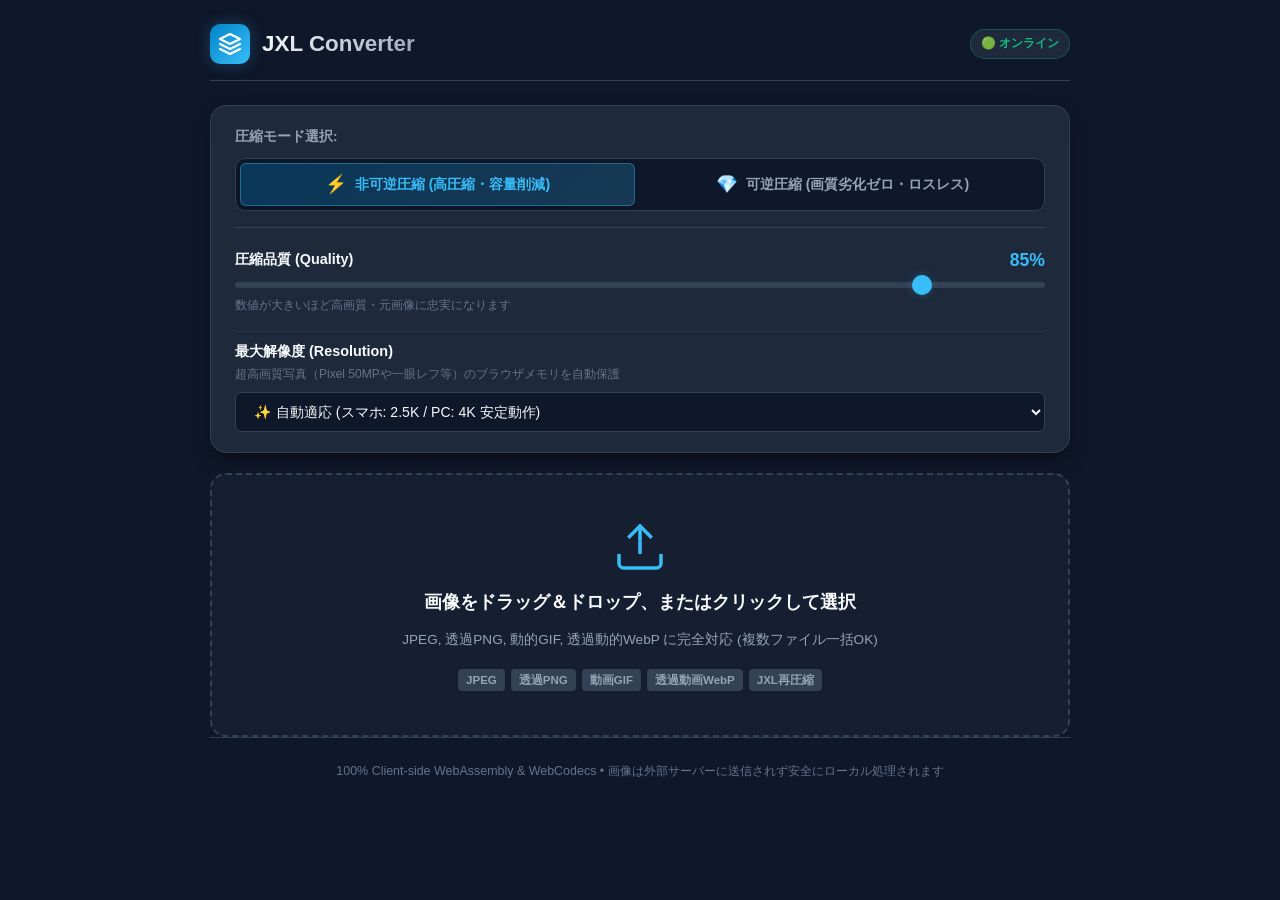
<file: JXLConverter/index.html>
<!DOCTYPE html>
<html lang="ja">
<head>
  <meta charset="UTF-8">
  <meta name="viewport" content="width=device-width, initial-scale=1.0">
  <meta name="description" content="JPEG、透過PNG、アニメーションGIF、透過WebPをブラウザローカルで高品質JPEG XL(.jxl)に高速変換するPWAアプリ">
  <meta name="theme-color" content="#0f172a">
  <title>JXL Converter</title>
  <link rel="manifest" href="manifest.json">
  <link rel="icon" type="image/svg+xml" href="icons/icon.svg">
  <link rel="apple-touch-icon" href="icons/icon-192.png">
  <link rel="stylesheet" href="css/style.css">
  <!-- JSZip library for bulk downloads -->
  <script src="lib/jszip.min.js"></script>
</head>
<body>
  <div class="container">
    <!-- Header -->
    <header class="app-header">
      <div class="logo-area">
        <div class="app-icon">
          <svg width="24" height="24" viewBox="0 0 24 24" fill="none" stroke="#ffffff" stroke-width="2.2" stroke-linecap="round" stroke-linejoin="round">
            <polygon points="12 2 2 7 12 12 22 7 12 2"></polygon>
            <polyline points="2 17 12 22 22 17"></polyline>
            <polyline points="2 12 12 17 22 12"></polyline>
          </svg>
        </div>
        <h1 class="app-title">JXL Converter</h1>
      </div>
      <div class="header-badges">
        <span id="offline-status-badge" class="status-badge online">🟢 オンライン</span>
      </div>
    </header>

    <!-- PWA Install Banner -->
    <div id="install-banner" class="install-banner hidden">
      <div class="banner-content">
        <svg width="20" height="20" viewBox="0 0 24 24" fill="none" stroke="#38bdf8" stroke-width="2">
          <path d="M21 15v4a2 2 0 0 1-2 2H5a2 2 0 0 1-2-2v-4"></path>
          <polyline points="7 10 12 15 17 10"></polyline>
          <line x1="12" y1="15" x2="12" y2="3"></line>
        </svg>
        <span>アプリとしてインストールして、いつでもオフラインで高速変換できます</span>
      </div>
      <div class="banner-actions">
        <button id="install-btn" class="btn btn-primary btn-sm">インストール</button>
        <button id="close-install-banner" class="btn btn-close" aria-label="閉じる">✕</button>
      </div>
    </div>

    <!-- Controls Panel -->
    <section class="panel settings-panel">
      <!-- Mode Selection Tabs -->
      <div class="mode-selector-wrapper">
        <span class="settings-title">圧縮モード選択:</span>
        <div class="mode-tabs" role="tablist">
          <button type="button" class="mode-tab active" id="mode-lossy" data-mode="lossy">
            <span class="tab-icon">⚡</span>
            <span class="tab-label">非可逆圧縮 (高圧縮・容量削減)</span>
          </button>
          <button type="button" class="mode-tab" id="mode-lossless" data-mode="lossless">
            <span class="tab-icon">💎</span>
            <span class="tab-label">可逆圧縮 (画質劣化ゼロ・ロスレス)</span>
          </button>
        </div>
      </div>

      <div class="settings-grid">
        <!-- Quality Slider (Shown for lossy) -->
        <div class="slider-group" id="quality-slider-group">
          <div class="slider-header">
            <label for="quality-slider" class="slider-label">圧縮品質 (Quality)</label>
            <div class="slider-value-container">
              <span id="quality-value" class="slider-value">85%</span>
            </div>
          </div>
          <input type="range" id="quality-slider" class="range-slider" min="1" max="99" value="85">
          <div class="slider-hint">数値が大きいほど高画質・元画像に忠実になります</div>
        </div>

        <!-- Lossless Info (Shown for lossless) -->
        <div class="lossless-info-group hidden" id="lossless-info-group">
          <div class="lossless-banner">
            <span class="badge badge-lossless">💎 可逆圧縮モード (Lossless)</span>
            <p class="lossless-desc">元画像の全ピクセル情報を100%完全維持したまま、JPEG XL の先進アルゴリズムで最高効率に圧縮します。</p>
          </div>
        </div>

        <!-- Max Resolution Selector -->
        <div class="setting-row-group">
          <div class="setting-header">
            <label for="resolution-select" class="setting-label">最大解像度 (Resolution)</label>
            <span class="setting-desc">超高画質写真（Pixel 50MPや一眼レフ等）のブラウザメモリを自動保護</span>
          </div>
          <select id="resolution-select" class="form-select">
            <option value="auto" selected>✨ 自動適応 (スマホ: 2.5K / PC: 4K 安定動作)</option>
            <option value="2560">📱 2.5K (長辺2560px / スマホ推奨・高画質)</option>
            <option value="1920">📱 FHD (長辺1920px / スマホ最速・省メモリ)</option>
            <option value="4096">💻 4K (長辺4096px / PC推奨)</option>
            <option value="0">🖥️ オリジナル維持 (制限なし / 高スペックPC向け)</option>
          </select>
        </div>
      </div>
    </section>

    <!-- Drop Zone -->
    <section class="drop-zone" id="drop-zone">
      <input type="file" id="file-input" multiple accept="image/*,.jpg,.jpeg,.png,.gif,.webp,.jxl,.avif,.bmp" class="hidden">
      <svg class="drop-icon" viewBox="0 0 24 24" fill="none" stroke="currentColor">
        <path d="M21 15v4a2 2 0 0 1-2 2H5a2 2 0 0 1-2-2v-4"></path>
        <polyline points="17 8 12 3 7 8"></polyline>
        <line x1="12" y1="3" x2="12" y2="15"></line>
      </svg>
      <div class="drop-title">画像をドラッグ＆ドロップ、またはクリックして選択</div>
      <div class="drop-desc">JPEG, 透過PNG, 動的GIF, 透過動的WebP に完全対応 (複数ファイル一括OK)</div>
      <div class="supported-formats">
        <span class="format-tag">JPEG</span>
        <span class="format-tag">透過PNG</span>
        <span class="format-tag">動画GIF</span>
        <span class="format-tag">透過動画WebP</span>
        <span class="format-tag">JXL再圧縮</span>
      </div>
    </section>

    <!-- Global Progress Bar -->
    <div id="global-progress" class="global-progress hidden">
      <div class="global-progress-bar-container">
        <div id="global-progress-bar" class="global-progress-bar" style="width: 0%"></div>
      </div>
      <div id="global-progress-text" class="global-progress-text">変換進捗: 0 / 0 件</div>
    </div>

    <!-- Queue Section -->
    <section id="queue-section" class="queue-section hidden">
      <div class="queue-header">
        <h2 class="queue-title">変換リスト</h2>
        <div class="queue-actions">
          <button id="download-all-btn" class="btn btn-primary btn-sm" disabled>
            <svg width="16" height="16" viewBox="0 0 24 24" fill="none" stroke="currentColor" stroke-width="2">
              <path d="M21 15v4a2 2 0 0 1-2 2H5a2 2 0 0 1-2-2v-4"></path>
              <polyline points="7 10 12 15 17 10"></polyline>
              <line x1="12" y1="15" x2="12" y2="3"></line>
            </svg>
            一括ZIP保存
          </button>
          <button id="clear-all-btn" class="btn btn-secondary btn-sm">クリア</button>
        </div>
      </div>
      <ul id="queue-list" class="queue-list"></ul>
    </section>

    <!-- Footer -->
    <footer class="app-footer">
      <p>100% Client-side WebAssembly & WebCodecs • 画像は外部サーバーに送信されず安全にローカル処理されます</p>
    </footer>
  </div>

  <!-- Extractors & App script -->
  <script src="js/frame_extractor.js"></script>
  <script src="js/app.js"></script>
</body>
</html>
</file>
<file: JXLConverter/css/style.css>
:root {
  --bg-primary: #0f172a;
  --bg-secondary: #1e293b;
  --bg-tertiary: #334155;
  --accent-primary: #38bdf8;
  --accent-hover: #0284c7;
  --accent-glow: rgba(56, 189, 248, 0.25);
  --text-primary: #f8fafc;
  --text-secondary: #94a3b8;
  --text-muted: #64748b;
  --border-color: #334155;
  --success: #10b981;
  --warning: #f59e0b;
  --danger: #ef4444;
  --radius-lg: 16px;
  --radius-md: 10px;
  --radius-sm: 6px;
  --shadow-main: 0 10px 25px -5px rgba(0, 0, 0, 0.3), 0 8px 10px -6px rgba(0, 0, 0, 0.3);
  --transition: all 0.2s cubic-bezier(0.4, 0, 0.2, 1);
}

* {
  box-sizing: border-box;
  margin: 0;
  padding: 0;
}

body {
  font-family: -apple-system, BlinkMacSystemFont, "Segoe UI", Roboto, "Helvetica Neue", Arial, sans-serif;
  background-color: var(--bg-primary);
  color: var(--text-primary);
  min-height: 100vh;
  display: flex;
  flex-direction: column;
  line-height: 1.6;
}

.container {
  max-width: 900px;
  margin: 0 auto;
  padding: 24px 20px;
  width: 100%;
}

/* Header */
.app-header {
  display: flex;
  justify-content: space-between;
  align-items: center;
  margin-bottom: 24px;
  padding-bottom: 16px;
  border-bottom: 1px solid var(--border-color);
}

.logo-area {
  display: flex;
  align-items: center;
  gap: 12px;
}

.app-icon {
  width: 40px;
  height: 40px;
  border-radius: var(--radius-md);
  background: linear-gradient(135deg, #0284c7, #38bdf8);
  display: flex;
  align-items: center;
  justify-content: center;
  box-shadow: 0 0 15px var(--accent-glow);
}

.app-title {
  font-size: 1.4rem;
  font-weight: 700;
  background: linear-gradient(135deg, #fff, var(--text-secondary));
  -webkit-background-clip: text;
  -webkit-text-fill-color: transparent;
}

.header-badges {
  display: flex;
  align-items: center;
  gap: 8px;
}

.status-badge {
  font-size: 0.75rem;
  font-weight: 600;
  padding: 4px 10px;
  border-radius: 20px;
  background-color: var(--bg-secondary);
  border: 1px solid var(--border-color);
}

.status-badge.online {
  color: var(--success);
  border-color: rgba(16, 185, 129, 0.3);
}

.status-badge.offline {
  color: var(--warning);
  border-color: rgba(245, 158, 11, 0.3);
}

/* Install Banner */
.install-banner {
  background: linear-gradient(90deg, rgba(56, 189, 248, 0.15), rgba(2, 132, 199, 0.1));
  border: 1px solid rgba(56, 189, 248, 0.3);
  border-radius: var(--radius-md);
  padding: 12px 18px;
  margin-bottom: 20px;
  display: flex;
  justify-content: space-between;
  align-items: center;
  animation: fadeIn 0.3s ease-in-out;
}

.banner-content {
  display: flex;
  align-items: center;
  gap: 12px;
  font-size: 0.9rem;
}

.banner-actions {
  display: flex;
  align-items: center;
  gap: 10px;
}

/* Controls Panel */
.panel {
  background-color: var(--bg-secondary);
  border: 1px solid var(--border-color);
  border-radius: var(--radius-lg);
  padding: 20px 24px;
  margin-bottom: 20px;
  box-shadow: var(--shadow-main);
}

/* Mode Selector Tabs */
.mode-selector-wrapper {
  margin-bottom: 18px;
  padding-bottom: 16px;
  border-bottom: 1px solid var(--border-color);
}

.settings-title {
  display: block;
  font-size: 0.85rem;
  font-weight: 600;
  color: var(--text-secondary);
  margin-bottom: 10px;
}

.mode-tabs {
  display: grid;
  grid-template-columns: 1fr 1fr;
  gap: 10px;
  background-color: var(--bg-primary);
  padding: 4px;
  border-radius: var(--radius-md);
  border: 1px solid var(--border-color);
}

@media (max-width: 600px) {
  .mode-tabs {
    grid-template-columns: 1fr;
  }
}

.mode-tab {
  background: transparent;
  border: none;
  padding: 10px 14px;
  border-radius: var(--radius-sm);
  color: var(--text-secondary);
  cursor: pointer;
  display: flex;
  align-items: center;
  justify-content: center;
  gap: 8px;
  font-size: 0.88rem;
  font-weight: 600;
  transition: var(--transition);
}

.mode-tab:hover {
  color: var(--text-primary);
  background-color: rgba(255, 255, 255, 0.04);
}

.mode-tab.active {
  background: linear-gradient(135deg, rgba(2, 132, 199, 0.3), rgba(56, 189, 248, 0.2));
  color: var(--accent-primary);
  border: 1px solid rgba(56, 189, 248, 0.4);
  box-shadow: 0 2px 8px rgba(0, 0, 0, 0.2);
}

.tab-icon {
  font-size: 1.1rem;
}

.settings-grid {
  display: flex;
  flex-direction: column;
  gap: 16px;
}

.slider-group {
  display: flex;
  flex-direction: column;
  gap: 8px;
}

.slider-header {
  display: flex;
  justify-content: space-between;
  align-items: center;
}

.slider-label {
  font-size: 0.9rem;
  font-weight: 600;
  color: var(--text-primary);
}

.slider-value-container {
  display: flex;
  align-items: center;
  gap: 8px;
}

.slider-value {
  font-weight: 700;
  font-size: 1.1rem;
  color: var(--accent-primary);
  min-width: 48px;
  text-align: right;
}

.slider-hint {
  font-size: 0.75rem;
  color: var(--text-muted);
}

.lossless-banner {
  background-color: rgba(16, 185, 129, 0.1);
  border: 1px solid rgba(16, 185, 129, 0.3);
  border-radius: var(--radius-md);
  padding: 12px 16px;
  display: flex;
  flex-direction: column;
  gap: 6px;
}

.lossless-desc {
  font-size: 0.82rem;
  color: var(--text-secondary);
  line-height: 1.4;
}

.range-slider {
  -webkit-appearance: none;
  width: 100%;
  height: 6px;
  border-radius: 3px;
  background: var(--bg-tertiary);
  outline: none;
  transition: var(--transition);
}

.range-slider::-webkit-slider-thumb {
  -webkit-appearance: none;
  appearance: none;
  width: 20px;
  height: 20px;
  border-radius: 50%;
  background: var(--accent-primary);
  cursor: pointer;
  box-shadow: 0 0 10px var(--accent-glow);
  transition: var(--transition);
}

.range-slider::-webkit-slider-thumb:hover {
  transform: scale(1.15);
  background: var(--accent-hover);
}

.setting-row-group {
  display: flex;
  flex-direction: column;
  gap: 8px;
  padding-top: 8px;
  border-top: 1px solid rgba(255, 255, 255, 0.05);
}

.setting-header {
  display: flex;
  flex-direction: column;
  gap: 2px;
}

.setting-label {
  font-size: 0.9rem;
  font-weight: 600;
  color: var(--text-primary);
}

.setting-desc {
  font-size: 0.75rem;
  color: var(--text-muted);
}

.form-select {
  background-color: var(--bg-primary);
  color: var(--text-primary);
  border: 1px solid var(--border-color);
  border-radius: var(--radius-sm);
  padding: 10px 14px;
  font-size: 0.88rem;
  font-weight: 500;
  outline: none;
  cursor: pointer;
  transition: var(--transition);
  width: 100%;
}

.form-select:hover {
  border-color: var(--accent-primary);
}

.form-select:focus {
  border-color: var(--accent-primary);
  box-shadow: 0 0 0 2px var(--accent-glow);
}

.checkbox-group {
  display: flex;
  align-items: center;
  gap: 8px;
  font-size: 0.88rem;
  color: var(--text-secondary);
  cursor: pointer;
}

.checkbox-group input {
  accent-color: var(--accent-primary);
  width: 16px;
  height: 16px;
  cursor: pointer;
}

/* Drop Zone */
.drop-zone {
  border: 2px dashed var(--border-color);
  border-radius: var(--radius-lg);
  padding: 44px 20px;
  text-align: center;
  background-color: rgba(30, 41, 59, 0.5);
  cursor: pointer;
  transition: var(--transition);
  display: flex;
  flex-direction: column;
  align-items: center;
  gap: 12px;
}

.drop-zone:hover, .drop-zone.drag-active {
  border-color: var(--accent-primary);
  background-color: rgba(56, 189, 248, 0.05);
  transform: translateY(-2px);
}

.drop-icon {
  width: 56px;
  height: 56px;
  color: var(--accent-primary);
  stroke-width: 1.5;
}

.drop-title {
  font-size: 1.15rem;
  font-weight: 600;
}

.drop-desc {
  font-size: 0.85rem;
  color: var(--text-secondary);
}

.supported-formats {
  display: flex;
  gap: 6px;
  flex-wrap: wrap;
  justify-content: center;
  margin-top: 6px;
}

.format-tag {
  font-size: 0.72rem;
  padding: 2px 8px;
  border-radius: 4px;
  background-color: var(--bg-tertiary);
  color: var(--text-secondary);
  font-weight: 600;
}

/* Queue Section */
.queue-section {
  margin-top: 24px;
}

.queue-header {
  display: flex;
  justify-content: space-between;
  align-items: center;
  margin-bottom: 12px;
}

.queue-title {
  font-size: 1.1rem;
  font-weight: 600;
}

.queue-actions {
  display: flex;
  gap: 10px;
}

.queue-list {
  list-style: none;
  display: flex;
  flex-direction: column;
  gap: 10px;
}

.queue-item {
  background-color: var(--bg-secondary);
  border: 1px solid var(--border-color);
  border-radius: var(--radius-md);
  padding: 12px 16px;
  display: flex;
  align-items: center;
  gap: 16px;
  transition: var(--transition);
}

.queue-item.complete {
  border-color: rgba(16, 185, 129, 0.3);
}

.queue-item.error {
  border-color: rgba(239, 68, 68, 0.4);
}

.item-preview {
  width: 48px;
  height: 48px;
  border-radius: var(--radius-sm);
  background-color: var(--bg-tertiary);
  display: flex;
  align-items: center;
  justify-content: center;
  overflow: hidden;
  flex-shrink: 0;
}

.thumbnail {
  width: 100%;
  height: 100%;
  object-fit: cover;
}

.item-info {
  flex: 1;
  min-width: 0;
  display: flex;
  flex-direction: column;
  gap: 4px;
}

.item-header {
  display: flex;
  align-items: center;
  gap: 8px;
  overflow: hidden;
}

.item-name {
  font-size: 0.92rem;
  font-weight: 600;
  white-space: nowrap;
  overflow: hidden;
  text-overflow: ellipsis;
}

.item-progress-container {
  width: 100%;
  height: 4px;
  background-color: var(--bg-tertiary);
  border-radius: 2px;
  overflow: hidden;
}

.item-progress-bar {
  height: 100%;
  background: linear-gradient(90deg, #0284c7, #38bdf8);
  transition: width 0.3s ease;
}

.item-status {
  font-size: 0.78rem;
  color: var(--text-secondary);
}

/* Global Progress */
.global-progress {
  margin-top: 16px;
  padding: 12px 16px;
  background-color: var(--bg-secondary);
  border-radius: var(--radius-md);
  border: 1px solid var(--border-color);
}

.global-progress-bar-container {
  width: 100%;
  height: 6px;
  background-color: var(--bg-tertiary);
  border-radius: 3px;
  overflow: hidden;
  margin-bottom: 6px;
}

.global-progress-bar {
  height: 100%;
  background: linear-gradient(90deg, #10b981, #38bdf8);
  transition: width 0.3s ease;
}

.global-progress-text {
  font-size: 0.82rem;
  color: var(--text-secondary);
  text-align: right;
}

/* Badges */
.badge {
  font-size: 0.7rem;
  font-weight: 600;
  padding: 2px 6px;
  border-radius: 4px;
}

.badge-format {
  background-color: var(--bg-tertiary);
  color: var(--accent-primary);
}

.badge-size {
  background-color: rgba(255, 255, 255, 0.05);
  color: var(--text-muted);
}

.badge-anim {
  background-color: rgba(245, 158, 11, 0.2);
  color: #fbbf24;
}

.badge-exif {
  background-color: rgba(56, 189, 248, 0.15);
  color: #38bdf8;
}

.badge-lossless {
  background-color: rgba(16, 185, 129, 0.2);
  color: #34d399;
  font-size: 0.75rem;
  padding: 2px 8px;
  border-radius: 12px;
}

.badge-warning {
  background-color: rgba(245, 158, 11, 0.2);
  color: #fbbf24;
  border: 1px solid rgba(245, 158, 11, 0.4);
  font-size: 0.75rem;
  padding: 2px 8px;
  border-radius: 12px;
}

/* Buttons */
.btn {
  display: inline-flex;
  align-items: center;
  justify-content: center;
  gap: 6px;
  padding: 8px 16px;
  font-size: 0.88rem;
  font-weight: 600;
  border-radius: var(--radius-md);
  cursor: pointer;
  border: none;
  transition: var(--transition);
  outline: none;
}

.btn-primary {
  background: linear-gradient(135deg, #0284c7, #38bdf8);
  color: #fff;
  box-shadow: 0 4px 12px var(--accent-glow);
}

.btn-primary:hover:not(:disabled) {
  transform: translateY(-1px);
  filter: brightness(1.1);
}

.btn-primary:disabled {
  opacity: 0.5;
  cursor: not-allowed;
}

.btn-secondary {
  background-color: var(--bg-tertiary);
  color: var(--text-primary);
}

.btn-secondary:hover {
  background-color: #475569;
}

.btn-sm {
  padding: 6px 12px;
  font-size: 0.8rem;
}

.btn-download {
  background-color: rgba(56, 189, 248, 0.15);
  color: var(--accent-primary);
  border: 1px solid rgba(56, 189, 248, 0.3);
}

.btn-download:hover {
  background-color: var(--accent-primary);
  color: #0f172a;
}

.btn-close {
  background: transparent;
  color: var(--text-muted);
  padding: 4px;
}

.btn-close:hover {
  color: var(--text-primary);
}

/* Utilities */
.hidden {
  display: none !important;
}

.text-success {
  color: var(--success);
}

.text-danger {
  color: var(--danger);
}

@keyframes fadeIn {
  from { opacity: 0; transform: translateY(-4px); }
  to { opacity: 1; transform: translateY(0); }
}

/* Footer */
.app-footer {
  margin-top: auto;
  padding: 24px 0 12px 0;
  text-align: center;
  font-size: 0.78rem;
  color: var(--text-muted);
  border-top: 1px solid var(--border-color);
}
</file>
